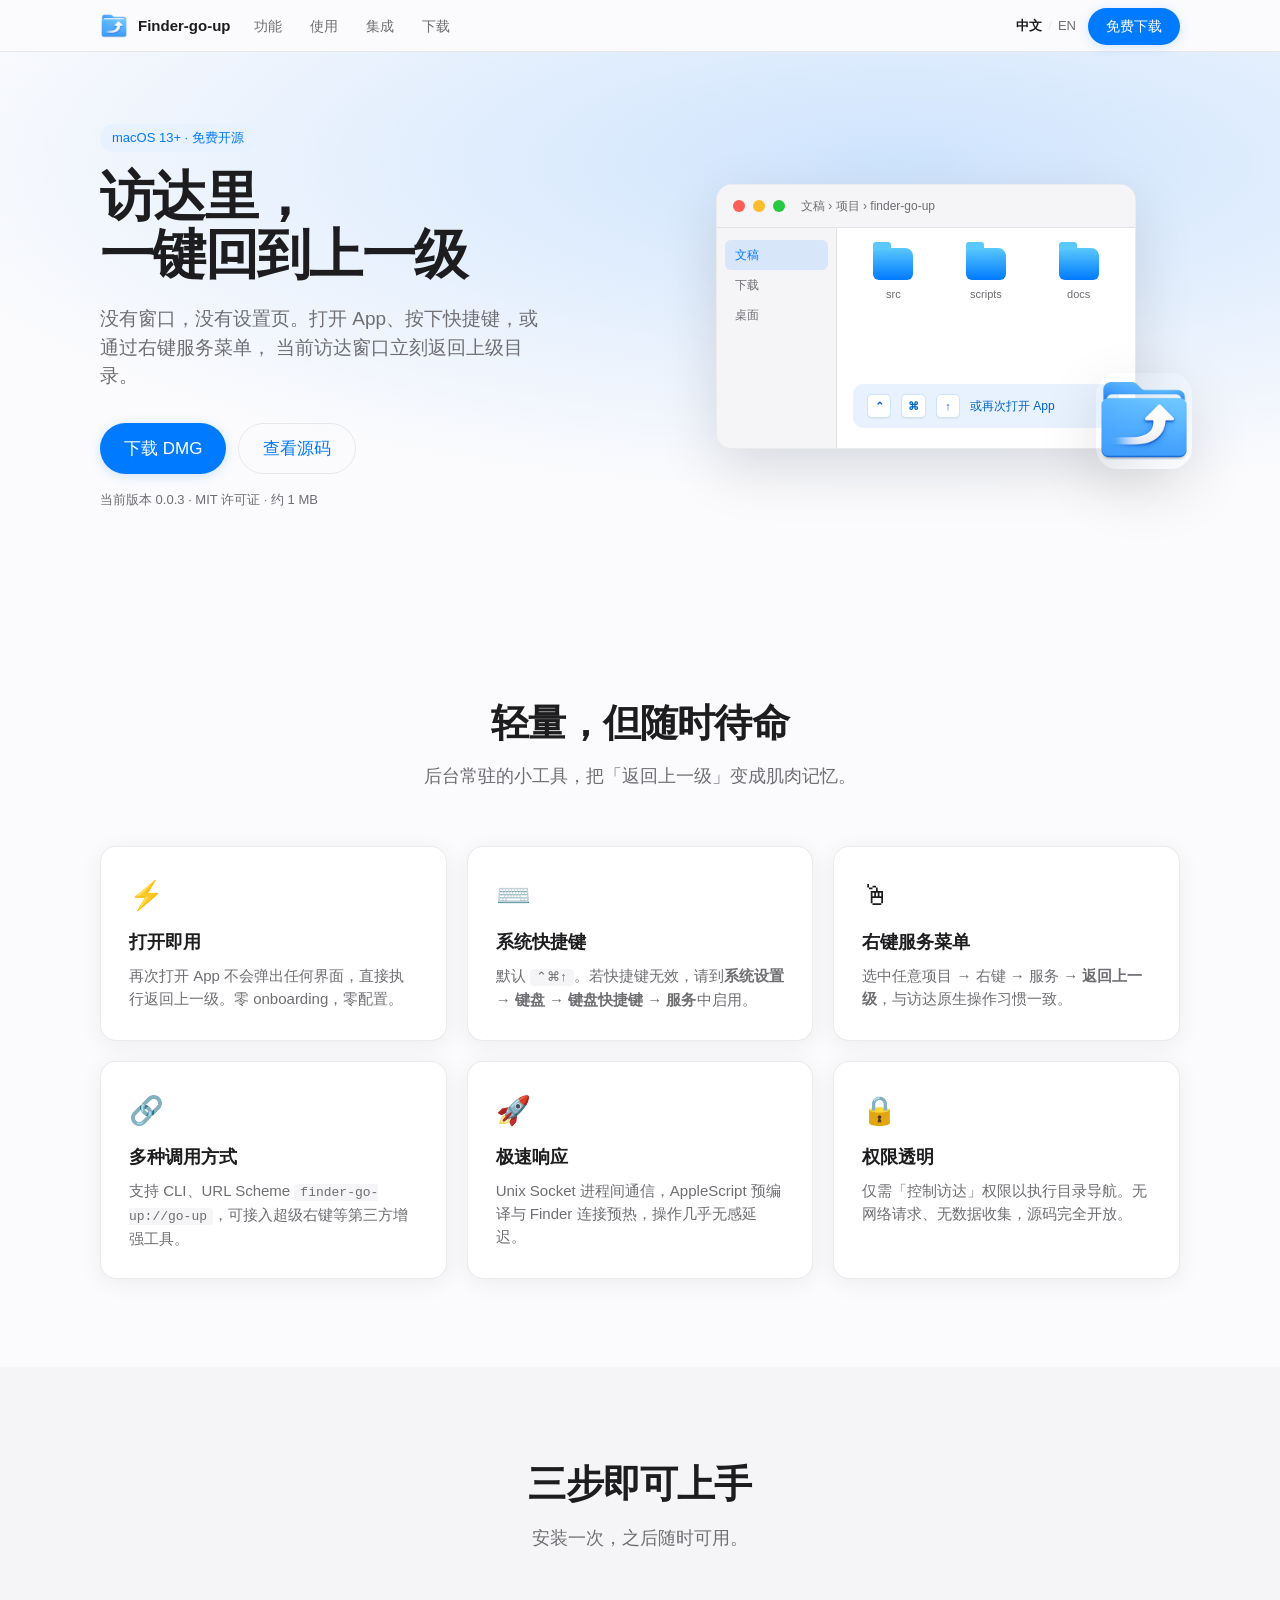
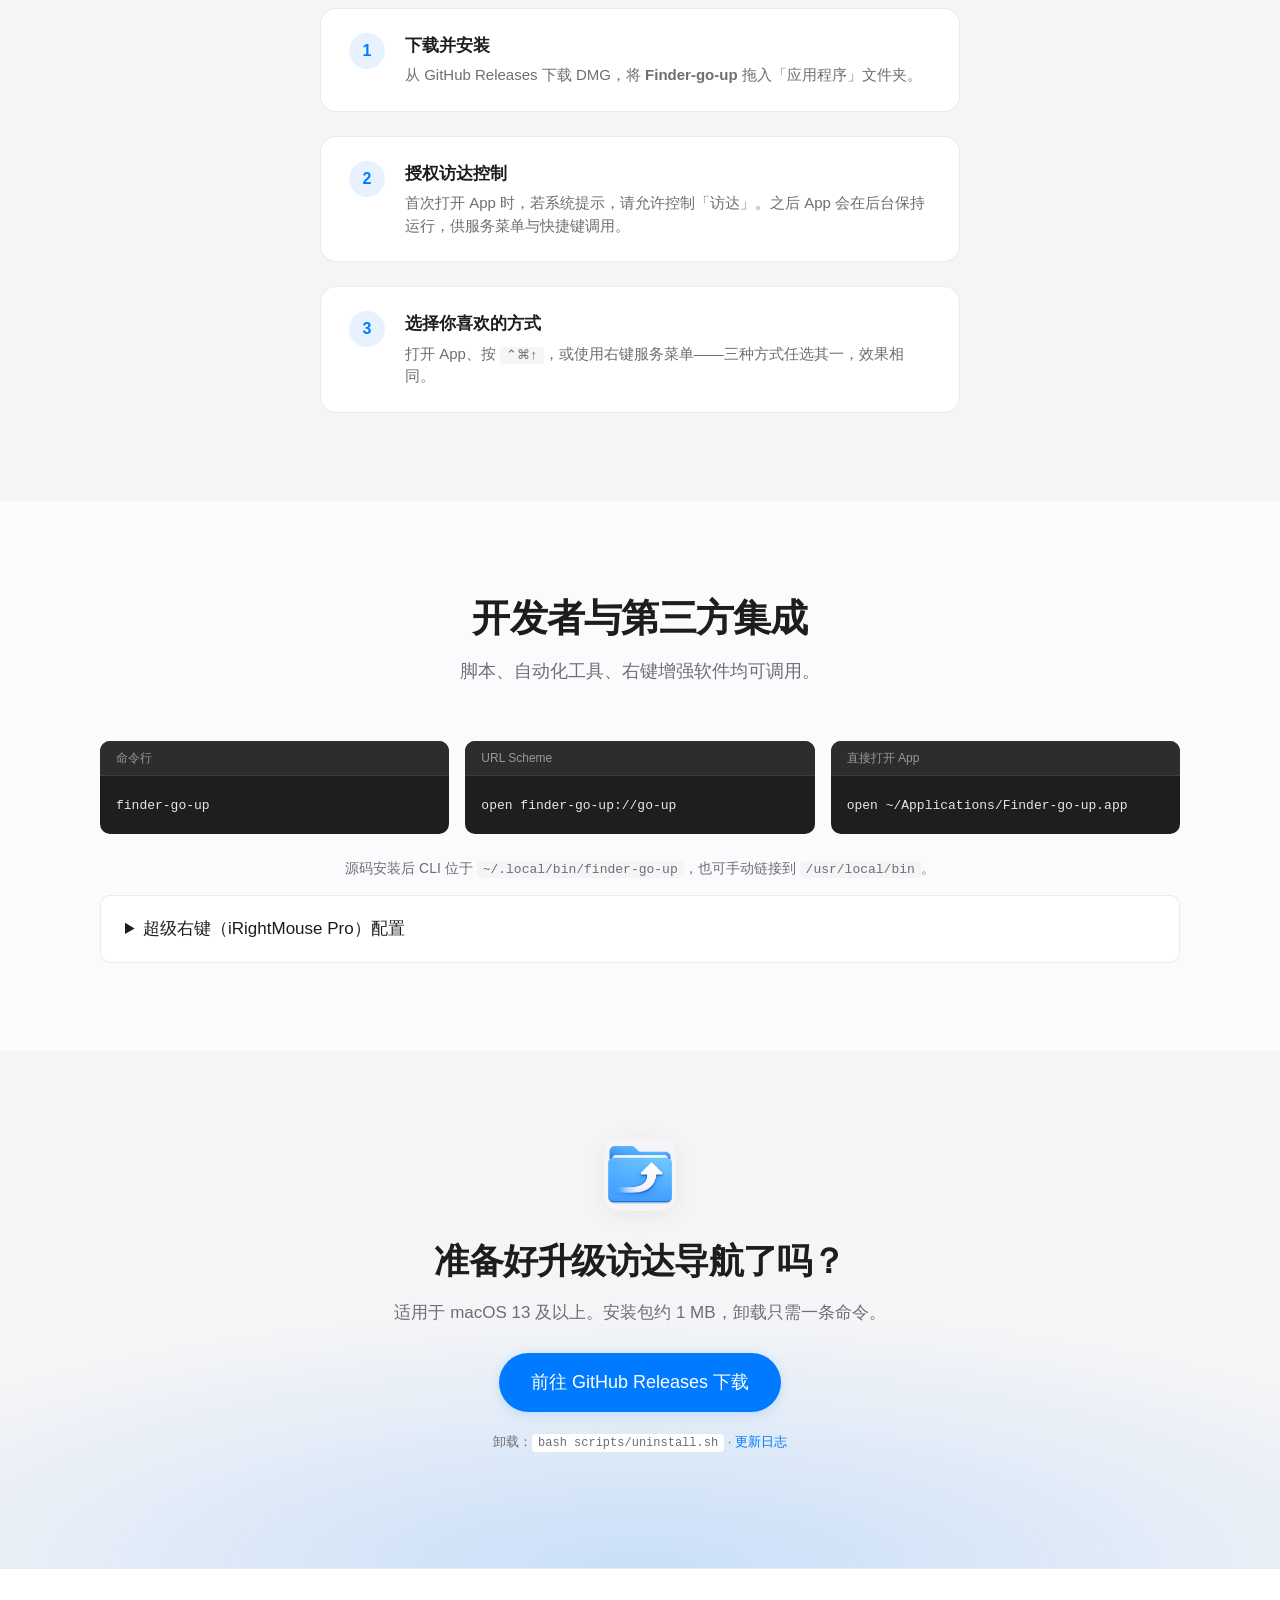
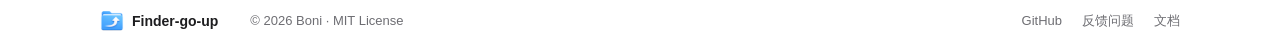
<file: website/index.html>
<!DOCTYPE html>
<html lang="zh-Hans">
<head>
  <meta charset="UTF-8">
  <meta name="viewport" content="width=device-width, initial-scale=1.0">
  <title>Finder-go-up — 访达一键返回上一级</title>
  <meta name="description" content="Finder-go-up 是 macOS 访达小工具：打开即返回上一级，支持右键服务菜单、快捷键 ⌃⌘↑ 与 CLI / URL Scheme 集成。">
  <meta name="theme-color" content="#007AFF">
  <link rel="icon" href="assets/logo.png" type="image/png">
  <link rel="alternate" hreflang="zh-Hans" href="https://imboni.github.io/finder-go-up/">
  <link rel="alternate" hreflang="en" href="https://imboni.github.io/finder-go-up/en/">
  <link rel="alternate" hreflang="x-default" href="https://imboni.github.io/finder-go-up/en/">
  <meta property="og:title" content="Finder-go-up — 访达一键返回上一级">
  <meta property="og:description" content="无界面、后台常驻。打开 App、快捷键或右键服务，立刻回到上级目录。">
  <meta property="og:image" content="https://imboni.github.io/finder-go-up/assets/logo.png">
  <meta property="og:type" content="website">
  <link rel="stylesheet" href="styles.css">
</head>
<body>
  <header class="site-header">
    <nav class="nav container">
      <a class="nav-brand" href="./">
        <img src="assets/logo.png" alt="" width="28" height="28">
        <span>Finder-go-up</span>
      </a>
      <ul class="nav-links">
        <li><a href="#features">功能</a></li>
        <li><a href="#usage">使用</a></li>
        <li><a href="#integrate">集成</a></li>
        <li><a href="#download">下载</a></li>
      </ul>
      <div class="nav-actions">
        <div class="lang-switch" role="navigation" aria-label="语言">
          <span class="lang-active" aria-current="page">中文</span>
          <span class="lang-sep" aria-hidden="true">/</span>
          <a href="en/">EN</a>
        </div>
        <a class="btn btn-primary btn-sm nav-cta" href="#download">免费下载</a>
      </div>
    </nav>
  </header>

  <main>
    <section class="hero">
      <div class="container hero-inner">
        <div class="hero-copy">
          <p class="hero-badge">macOS 13+ · 免费开源</p>
          <h1>访达里，<br>一键回到上一级</h1>
          <p class="hero-desc">
            没有窗口，没有设置页。打开 App、按下快捷键，或通过右键服务菜单，
            当前访达窗口立刻返回上级目录。
          </p>
          <div class="hero-actions">
            <a class="btn btn-primary" href="https://github.com/imboni/finder-go-up/releases/latest" target="_blank" rel="noopener">
              下载 DMG
            </a>
            <a class="btn btn-ghost" href="https://github.com/imboni/finder-go-up" target="_blank" rel="noopener">
              查看源码
            </a>
          </div>
          <p class="hero-hint">当前版本 0.0.3 · MIT 许可证 · 约 1 MB</p>
        </div>
        <div class="hero-visual">
          <div class="finder-mock">
            <div class="finder-titlebar">
              <span class="dot red"></span>
              <span class="dot yellow"></span>
              <span class="dot green"></span>
              <span class="finder-path">文稿 › 项目 › finder-go-up</span>
            </div>
            <div class="finder-body">
              <aside class="finder-sidebar">
                <div class="sidebar-item active">文稿</div>
                <div class="sidebar-item">下载</div>
                <div class="sidebar-item">桌面</div>
              </aside>
              <div class="finder-content">
                <div class="folder-grid">
                  <div class="folder-item"><span class="folder-icon"></span>src</div>
                  <div class="folder-item"><span class="folder-icon"></span>scripts</div>
                  <div class="folder-item"><span class="folder-icon"></span>docs</div>
                </div>
                <div class="action-callout">
                  <kbd>⌃</kbd><kbd>⌘</kbd><kbd>↑</kbd>
                  <span>或再次打开 App</span>
                </div>
              </div>
            </div>
          </div>
          <img class="hero-logo" src="assets/logo.png" alt="Finder-go-up 图标" width="96" height="96">
        </div>
      </div>
    </section>

    <section id="features" class="section">
      <div class="container">
        <header class="section-header">
          <h2>轻量，但随时待命</h2>
          <p>后台常驻的小工具，把「返回上一级」变成肌肉记忆。</p>
        </header>
        <div class="feature-grid">
          <article class="feature-card">
            <div class="feature-icon" aria-hidden="true">⚡</div>
            <h3>打开即用</h3>
            <p>再次打开 App 不会弹出任何界面，直接执行返回上一级。零 onboarding，零配置。</p>
          </article>
          <article class="feature-card">
            <div class="feature-icon" aria-hidden="true">⌨️</div>
            <h3>系统快捷键</h3>
            <p>默认 <kbd>⌃⌘↑</kbd>。若快捷键无效，请到<strong>系统设置 → 键盘 → 键盘快捷键 → 服务</strong>中启用。</p>
          </article>
          <article class="feature-card">
            <div class="feature-icon" aria-hidden="true">🖱</div>
            <h3>右键服务菜单</h3>
            <p>选中任意项目 → 右键 → 服务 → <strong>返回上一级</strong>，与访达原生操作习惯一致。</p>
          </article>
          <article class="feature-card">
            <div class="feature-icon" aria-hidden="true">🔗</div>
            <h3>多种调用方式</h3>
            <p>支持 CLI、URL Scheme <code>finder-go-up://go-up</code>，可接入超级右键等第三方增强工具。</p>
          </article>
          <article class="feature-card">
            <div class="feature-icon" aria-hidden="true">🚀</div>
            <h3>极速响应</h3>
            <p>Unix Socket 进程间通信，AppleScript 预编译与 Finder 连接预热，操作几乎无感延迟。</p>
          </article>
          <article class="feature-card">
            <div class="feature-icon" aria-hidden="true">🔒</div>
            <h3>权限透明</h3>
            <p>仅需「控制访达」权限以执行目录导航。无网络请求、无数据收集，源码完全开放。</p>
          </article>
        </div>
      </div>
    </section>

    <section id="usage" class="section section-alt">
      <div class="container">
        <header class="section-header">
          <h2>三步即可上手</h2>
          <p>安装一次，之后随时可用。</p>
        </header>
        <ol class="steps">
          <li class="step">
            <span class="step-num">1</span>
            <div>
              <h3>下载并安装</h3>
              <p>从 GitHub Releases 下载 DMG，将 <strong>Finder-go-up</strong> 拖入「应用程序」文件夹。</p>
            </div>
          </li>
          <li class="step">
            <span class="step-num">2</span>
            <div>
              <h3>授权访达控制</h3>
              <p>首次打开 App 时，若系统提示，请允许控制「访达」。之后 App 会在后台保持运行，供服务菜单与快捷键调用。</p>
            </div>
          </li>
          <li class="step">
            <span class="step-num">3</span>
            <div>
              <h3>选择你喜欢的方式</h3>
              <p>打开 App、按 <kbd>⌃⌘↑</kbd>，或使用右键服务菜单——三种方式任选其一，效果相同。</p>
            </div>
          </li>
        </ol>
      </div>
    </section>

    <section id="integrate" class="section">
      <div class="container">
        <header class="section-header">
          <h2>开发者与第三方集成</h2>
          <p>脚本、自动化工具、右键增强软件均可调用。</p>
        </header>
        <div class="integrate-grid">
          <div class="code-block">
            <div class="code-header">命令行</div>
            <pre><code>finder-go-up</code></pre>
          </div>
          <div class="code-block">
            <div class="code-header">URL Scheme</div>
            <pre><code>open finder-go-up://go-up</code></pre>
          </div>
          <div class="code-block">
            <div class="code-header">直接打开 App</div>
            <pre><code>open ~/Applications/Finder-go-up.app</code></pre>
          </div>
        </div>
        <p class="integrate-note">源码安装后 CLI 位于 <code>~/.local/bin/finder-go-up</code>，也可手动链接到 <code>/usr/local/bin</code>。</p>
        <details class="integrate-details">
          <summary>超级右键（iRightMouse Pro）配置</summary>
          <ol>
            <li>打开 <strong>iRightMouse Pro → 偏好设置 → 工具箱 → 打开 App</strong></li>
            <li>选择 <code>~/Applications/Finder-go-up.app</code></li>
            <li>名称设为 <strong>返回上一级</strong>，保存后重启 iRightMouse Pro</li>
          </ol>
        </details>
      </div>
    </section>

    <section id="download" class="section section-download">
      <div class="container download-inner">
        <img src="assets/logo.png" alt="" width="72" height="72" class="download-logo">
        <h2>准备好升级访达导航了吗？</h2>
        <p>适用于 macOS 13 及以上。安装包约 1 MB，卸载只需一条命令。</p>
        <a class="btn btn-primary btn-lg" href="https://github.com/imboni/finder-go-up/releases/latest" target="_blank" rel="noopener">
          前往 GitHub Releases 下载
        </a>
        <p class="download-meta">
          卸载：<code>bash scripts/uninstall.sh</code> ·
          <a href="https://github.com/imboni/finder-go-up/blob/main/docs/CHANGELOG.md" target="_blank" rel="noopener">更新日志</a>
        </p>
      </div>
    </section>
  </main>

  <footer class="site-footer">
    <div class="container footer-inner">
      <div class="footer-brand">
        <img src="assets/logo.png" alt="" width="24" height="24">
        <span>Finder-go-up</span>
      </div>
      <p class="footer-copy">© 2026 Boni · MIT License</p>
      <div class="footer-links">
        <a href="https://github.com/imboni/finder-go-up" target="_blank" rel="noopener">GitHub</a>
        <a href="https://github.com/imboni/finder-go-up/issues" target="_blank" rel="noopener">反馈问题</a>
        <a href="https://github.com/imboni/finder-go-up/blob/main/README.md" target="_blank" rel="noopener">文档</a>
      </div>
    </div>
  </footer>
</body>
</html>
</file>
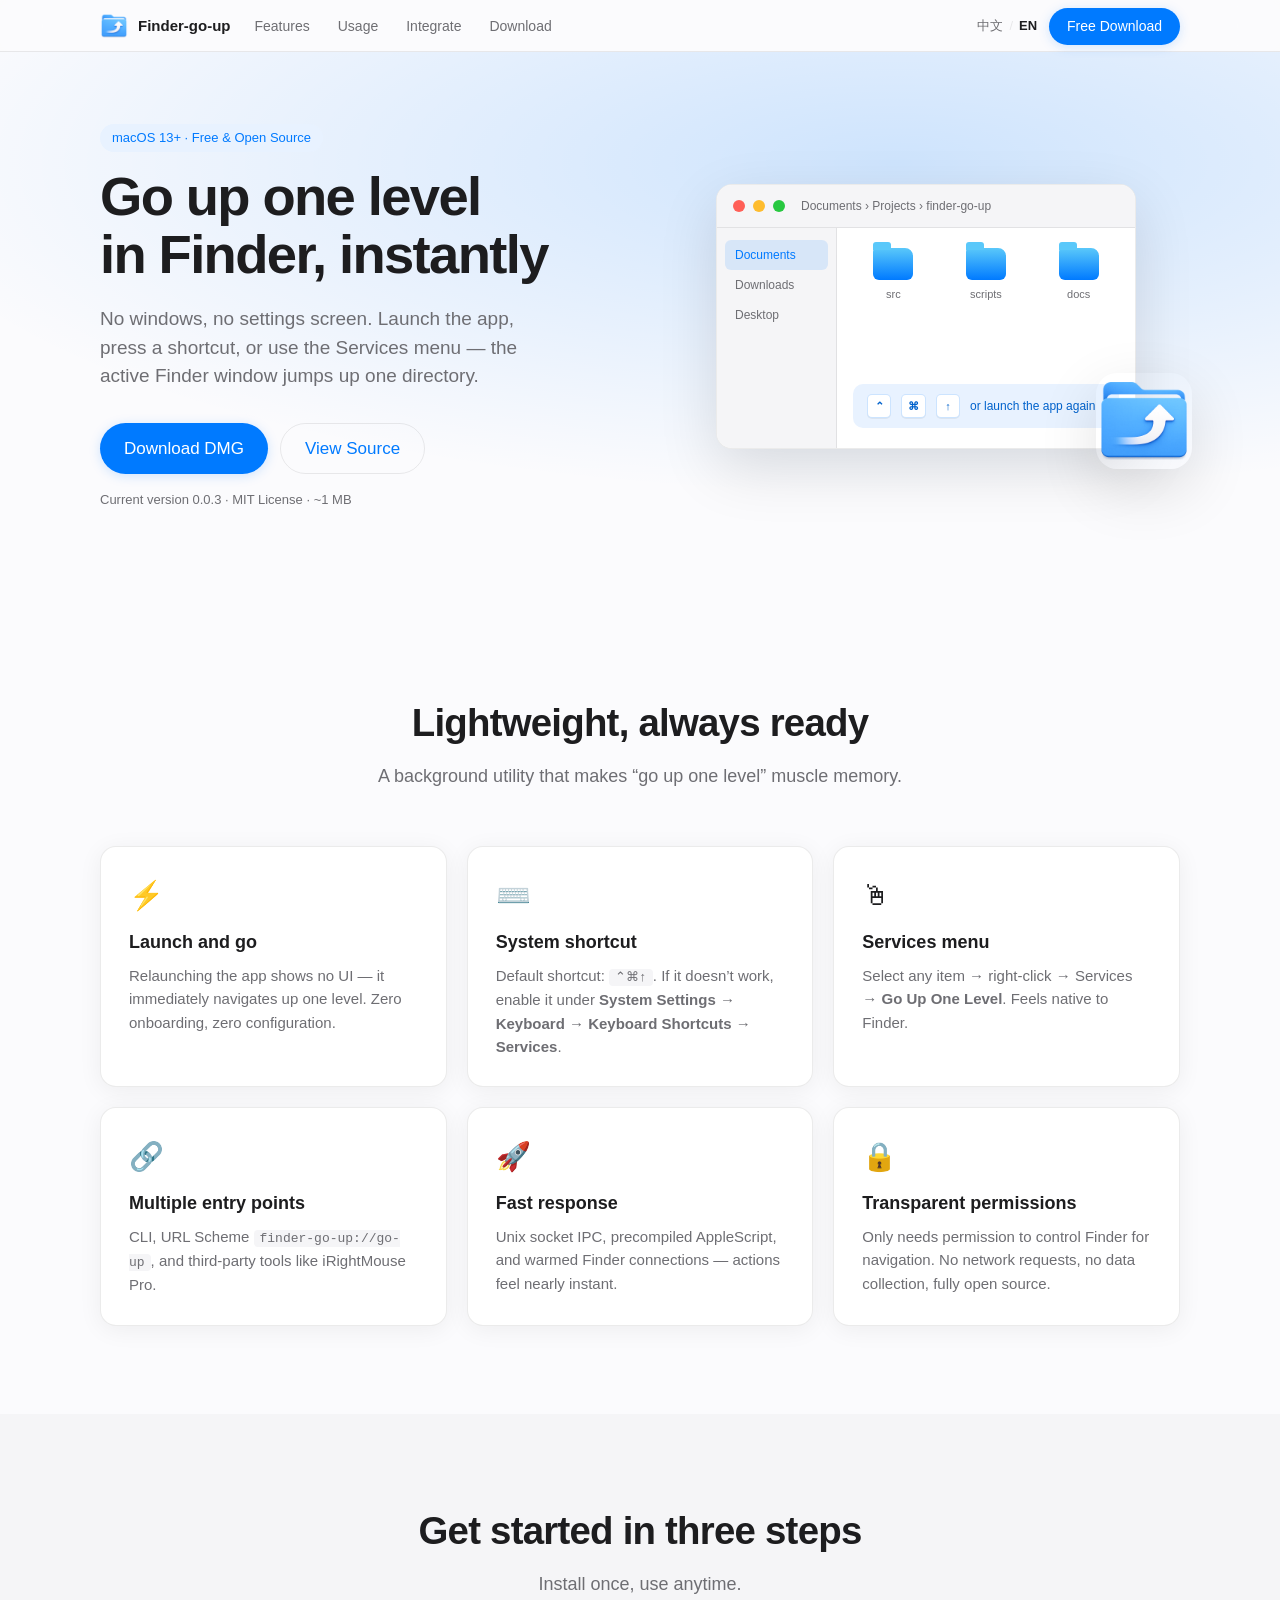
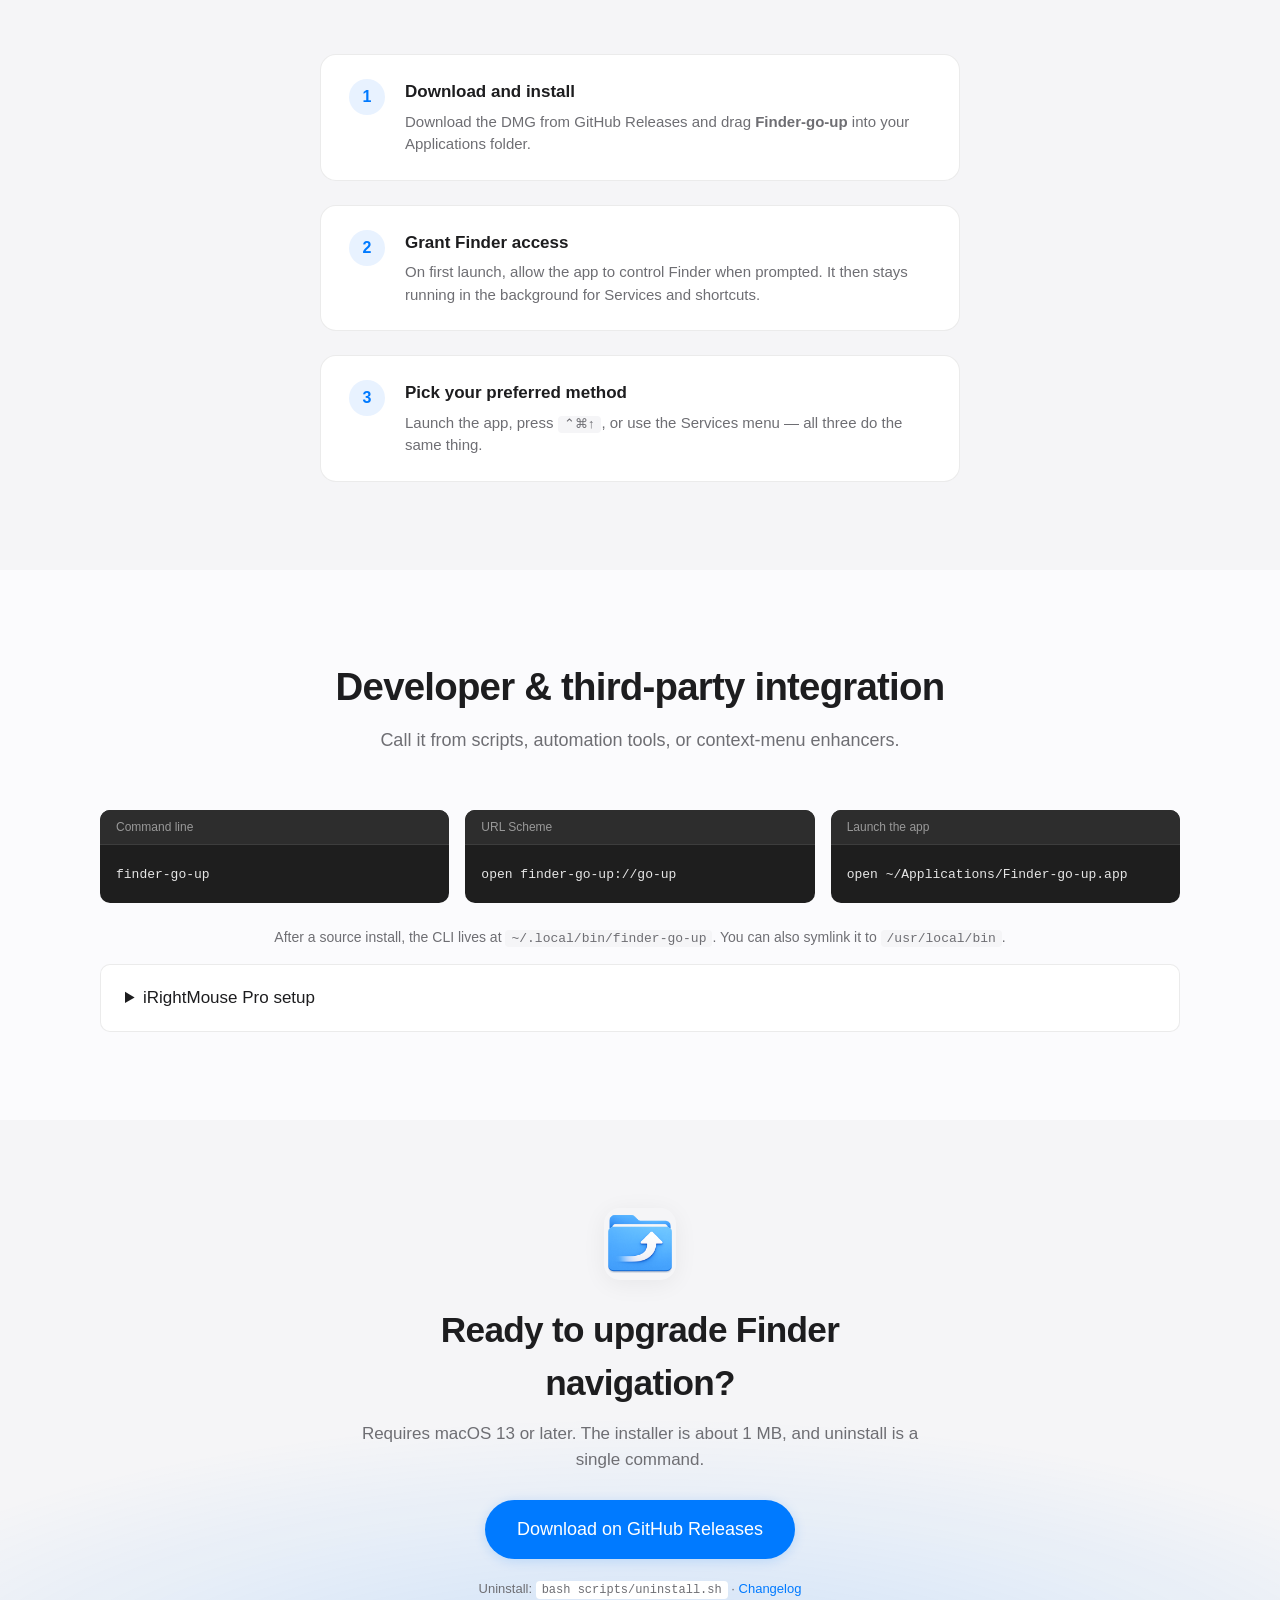
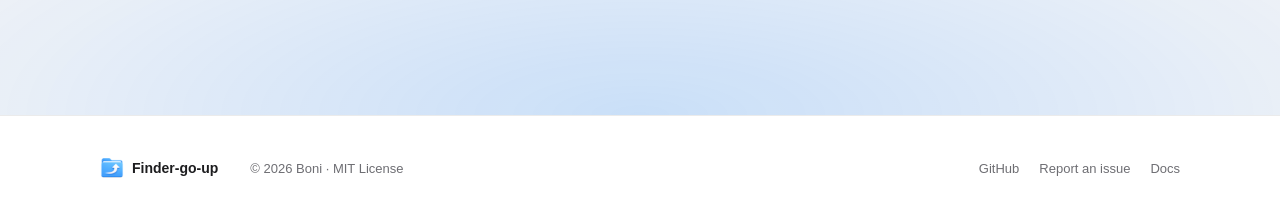
<file: website/en/index.html>
<!DOCTYPE html>
<html lang="en">
<head>
  <meta charset="UTF-8">
  <meta name="viewport" content="width=device-width, initial-scale=1.0">
  <title>Finder-go-up — Go Up One Level in Finder</title>
  <meta name="description" content="Finder-go-up is a lightweight macOS utility that navigates the active Finder window up one directory. Launch the app, use ⌃⌘↑, or the Services menu.">
  <meta name="theme-color" content="#007AFF">
  <link rel="icon" href="../assets/logo.png" type="image/png">
  <link rel="alternate" hreflang="zh-Hans" href="https://imboni.github.io/finder-go-up/">
  <link rel="alternate" hreflang="en" href="https://imboni.github.io/finder-go-up/en/">
  <link rel="alternate" hreflang="x-default" href="https://imboni.github.io/finder-go-up/en/">
  <meta property="og:title" content="Finder-go-up — Go Up One Level in Finder">
  <meta property="og:description" content="No UI, always ready. Launch the app, press a shortcut, or use the Services menu to go up one directory.">
  <meta property="og:image" content="https://imboni.github.io/finder-go-up/assets/logo.png">
  <meta property="og:type" content="website">
  <link rel="stylesheet" href="../styles.css">
</head>
<body>
  <header class="site-header">
    <nav class="nav container">
      <a class="nav-brand" href="./">
        <img src="../assets/logo.png" alt="" width="28" height="28">
        <span>Finder-go-up</span>
      </a>
      <ul class="nav-links">
        <li><a href="#features">Features</a></li>
        <li><a href="#usage">Usage</a></li>
        <li><a href="#integrate">Integrate</a></li>
        <li><a href="#download">Download</a></li>
      </ul>
      <div class="nav-actions">
        <div class="lang-switch" role="navigation" aria-label="Language">
          <a href="../">中文</a>
          <span class="lang-sep" aria-hidden="true">/</span>
          <span class="lang-active" aria-current="page">EN</span>
        </div>
        <a class="btn btn-primary btn-sm nav-cta" href="#download">Free Download</a>
      </div>
    </nav>
  </header>

  <main>
    <section class="hero">
      <div class="container hero-inner">
        <div class="hero-copy">
          <p class="hero-badge">macOS 13+ · Free &amp; Open Source</p>
          <h1>Go up one level<br>in Finder, instantly</h1>
          <p class="hero-desc">
            No windows, no settings screen. Launch the app, press a shortcut,
            or use the Services menu — the active Finder window jumps up one directory.
          </p>
          <div class="hero-actions">
            <a class="btn btn-primary" href="https://github.com/imboni/finder-go-up/releases/latest" target="_blank" rel="noopener">
              Download DMG
            </a>
            <a class="btn btn-ghost" href="https://github.com/imboni/finder-go-up" target="_blank" rel="noopener">
              View Source
            </a>
          </div>
          <p class="hero-hint">Current version 0.0.3 · MIT License · ~1 MB</p>
        </div>
        <div class="hero-visual">
          <div class="finder-mock">
            <div class="finder-titlebar">
              <span class="dot red"></span>
              <span class="dot yellow"></span>
              <span class="dot green"></span>
              <span class="finder-path">Documents › Projects › finder-go-up</span>
            </div>
            <div class="finder-body">
              <aside class="finder-sidebar">
                <div class="sidebar-item active">Documents</div>
                <div class="sidebar-item">Downloads</div>
                <div class="sidebar-item">Desktop</div>
              </aside>
              <div class="finder-content">
                <div class="folder-grid">
                  <div class="folder-item"><span class="folder-icon"></span>src</div>
                  <div class="folder-item"><span class="folder-icon"></span>scripts</div>
                  <div class="folder-item"><span class="folder-icon"></span>docs</div>
                </div>
                <div class="action-callout">
                  <kbd>⌃</kbd><kbd>⌘</kbd><kbd>↑</kbd>
                  <span>or launch the app again</span>
                </div>
              </div>
            </div>
          </div>
          <img class="hero-logo" src="../assets/logo.png" alt="Finder-go-up icon" width="96" height="96">
        </div>
      </div>
    </section>

    <section id="features" class="section">
      <div class="container">
        <header class="section-header">
          <h2>Lightweight, always ready</h2>
          <p>A background utility that makes “go up one level” muscle memory.</p>
        </header>
        <div class="feature-grid">
          <article class="feature-card">
            <div class="feature-icon" aria-hidden="true">⚡</div>
            <h3>Launch and go</h3>
            <p>Relaunching the app shows no UI — it immediately navigates up one level. Zero onboarding, zero configuration.</p>
          </article>
          <article class="feature-card">
            <div class="feature-icon" aria-hidden="true">⌨️</div>
            <h3>System shortcut</h3>
            <p>Default shortcut: <kbd>⌃⌘↑</kbd>. If it doesn’t work, enable it under <strong>System Settings → Keyboard → Keyboard Shortcuts → Services</strong>.</p>
          </article>
          <article class="feature-card">
            <div class="feature-icon" aria-hidden="true">🖱</div>
            <h3>Services menu</h3>
            <p>Select any item → right-click → Services → <strong>Go Up One Level</strong>. Feels native to Finder.</p>
          </article>
          <article class="feature-card">
            <div class="feature-icon" aria-hidden="true">🔗</div>
            <h3>Multiple entry points</h3>
            <p>CLI, URL Scheme <code>finder-go-up://go-up</code>, and third-party tools like iRightMouse Pro.</p>
          </article>
          <article class="feature-card">
            <div class="feature-icon" aria-hidden="true">🚀</div>
            <h3>Fast response</h3>
            <p>Unix socket IPC, precompiled AppleScript, and warmed Finder connections — actions feel nearly instant.</p>
          </article>
          <article class="feature-card">
            <div class="feature-icon" aria-hidden="true">🔒</div>
            <h3>Transparent permissions</h3>
            <p>Only needs permission to control Finder for navigation. No network requests, no data collection, fully open source.</p>
          </article>
        </div>
      </div>
    </section>

    <section id="usage" class="section section-alt">
      <div class="container">
        <header class="section-header">
          <h2>Get started in three steps</h2>
          <p>Install once, use anytime.</p>
        </header>
        <ol class="steps">
          <li class="step">
            <span class="step-num">1</span>
            <div>
              <h3>Download and install</h3>
              <p>Download the DMG from GitHub Releases and drag <strong>Finder-go-up</strong> into your Applications folder.</p>
            </div>
          </li>
          <li class="step">
            <span class="step-num">2</span>
            <div>
              <h3>Grant Finder access</h3>
              <p>On first launch, allow the app to control Finder when prompted. It then stays running in the background for Services and shortcuts.</p>
            </div>
          </li>
          <li class="step">
            <span class="step-num">3</span>
            <div>
              <h3>Pick your preferred method</h3>
              <p>Launch the app, press <kbd>⌃⌘↑</kbd>, or use the Services menu — all three do the same thing.</p>
            </div>
          </li>
        </ol>
      </div>
    </section>

    <section id="integrate" class="section">
      <div class="container">
        <header class="section-header">
          <h2>Developer &amp; third-party integration</h2>
          <p>Call it from scripts, automation tools, or context-menu enhancers.</p>
        </header>
        <div class="integrate-grid">
          <div class="code-block">
            <div class="code-header">Command line</div>
            <pre><code>finder-go-up</code></pre>
          </div>
          <div class="code-block">
            <div class="code-header">URL Scheme</div>
            <pre><code>open finder-go-up://go-up</code></pre>
          </div>
          <div class="code-block">
            <div class="code-header">Launch the app</div>
            <pre><code>open ~/Applications/Finder-go-up.app</code></pre>
          </div>
        </div>
        <p class="integrate-note">After a source install, the CLI lives at <code>~/.local/bin/finder-go-up</code>. You can also symlink it to <code>/usr/local/bin</code>.</p>
        <details class="integrate-details">
          <summary>iRightMouse Pro setup</summary>
          <ol>
            <li>Open <strong>iRightMouse Pro → Preferences → Toolbox → Open App</strong></li>
            <li>Select <code>~/Applications/Finder-go-up.app</code></li>
            <li>Set the name to <strong>Go Up One Level</strong>, save, and restart iRightMouse Pro</li>
          </ol>
        </details>
      </div>
    </section>

    <section id="download" class="section section-download">
      <div class="container download-inner">
        <img src="../assets/logo.png" alt="" width="72" height="72" class="download-logo">
        <h2>Ready to upgrade Finder navigation?</h2>
        <p>Requires macOS 13 or later. The installer is about 1 MB, and uninstall is a single command.</p>
        <a class="btn btn-primary btn-lg" href="https://github.com/imboni/finder-go-up/releases/latest" target="_blank" rel="noopener">
          Download on GitHub Releases
        </a>
        <p class="download-meta">
          Uninstall: <code>bash scripts/uninstall.sh</code> ·
          <a href="https://github.com/imboni/finder-go-up/blob/main/docs/CHANGELOG.md" target="_blank" rel="noopener">Changelog</a>
        </p>
      </div>
    </section>
  </main>

  <footer class="site-footer">
    <div class="container footer-inner">
      <div class="footer-brand">
        <img src="../assets/logo.png" alt="" width="24" height="24">
        <span>Finder-go-up</span>
      </div>
      <p class="footer-copy">© 2026 Boni · MIT License</p>
      <div class="footer-links">
        <a href="https://github.com/imboni/finder-go-up" target="_blank" rel="noopener">GitHub</a>
        <a href="https://github.com/imboni/finder-go-up/issues" target="_blank" rel="noopener">Report an issue</a>
        <a href="https://github.com/imboni/finder-go-up/blob/main/README.md" target="_blank" rel="noopener">Docs</a>
      </div>
    </div>
  </footer>
</body>
</html>
</file>
<file: website/styles.css>
/* Finder-go-up — Official site */

:root {
  --blue: #007AFF;
  --blue-dark: #0062CC;
  --blue-light: #E8F2FF;
  --blue-glow: rgba(0, 122, 255, 0.18);
  --text: #1d1d1f;
  --text-secondary: #6e6e73;
  --bg: #fbfbfd;
  --bg-alt: #f5f5f7;
  --surface: #ffffff;
  --border: rgba(0, 0, 0, 0.08);
  --shadow: 0 4px 24px rgba(0, 0, 0, 0.06);
  --shadow-lg: 0 20px 60px rgba(0, 0, 0, 0.12);
  --radius: 16px;
  --radius-sm: 10px;
  --font: -apple-system, BlinkMacSystemFont, "SF Pro Display", "SF Pro Text", "Helvetica Neue", sans-serif;
  --font-mono: "SF Mono", ui-monospace, "Cascadia Code", Menlo, monospace;
  --max-width: 1080px;
  --header-h: 52px;
}

*, *::before, *::after { box-sizing: border-box; }

html {
  scroll-behavior: smooth;
  -webkit-font-smoothing: antialiased;
}

body {
  margin: 0;
  font-family: var(--font);
  font-size: 17px;
  line-height: 1.5;
  color: var(--text);
  background: var(--bg);
}

img { display: block; max-width: 100%; }

a { color: var(--blue); text-decoration: none; }
a:hover { text-decoration: underline; }

.container {
  width: min(var(--max-width), calc(100% - 48px));
  margin-inline: auto;
}

/* Buttons */
.btn {
  display: inline-flex;
  align-items: center;
  justify-content: center;
  gap: 8px;
  padding: 12px 24px;
  border-radius: 980px;
  font-size: 17px;
  font-weight: 500;
  text-decoration: none;
  border: none;
  cursor: pointer;
  transition: transform 0.15s ease, box-shadow 0.15s ease, background 0.15s ease;
}

.btn:hover { text-decoration: none; transform: translateY(-1px); }
.btn:active { transform: translateY(0); }

.btn-primary {
  background: var(--blue);
  color: #fff;
  box-shadow: 0 2px 12px var(--blue-glow);
}
.btn-primary:hover {
  background: var(--blue-dark);
  box-shadow: 0 4px 20px var(--blue-glow);
}

.btn-ghost {
  background: transparent;
  color: var(--blue);
  border: 1.5px solid var(--border);
}
.btn-ghost:hover { background: var(--bg-alt); }

.btn-sm { padding: 8px 18px; font-size: 14px; }
.btn-lg { padding: 16px 32px; font-size: 18px; }

/* Header */
.site-header {
  position: sticky;
  top: 0;
  z-index: 100;
  height: var(--header-h);
  background: rgba(251, 251, 253, 0.72);
  backdrop-filter: saturate(180%) blur(20px);
  -webkit-backdrop-filter: saturate(180%) blur(20px);
  border-bottom: 1px solid var(--border);
}

.nav {
  display: flex;
  align-items: center;
  height: var(--header-h);
  gap: 24px;
}

.nav-brand {
  display: flex;
  align-items: center;
  gap: 10px;
  font-weight: 600;
  font-size: 15px;
  color: var(--text);
  text-decoration: none;
}
.nav-brand:hover { text-decoration: none; }
.nav-brand img { border-radius: 6px; }

.nav-links {
  display: flex;
  gap: 28px;
  list-style: none;
  margin: 0;
  padding: 0;
}

.nav-links a {
  font-size: 14px;
  color: var(--text-secondary);
  text-decoration: none;
}
.nav-links a:hover { color: var(--text); }

.nav-actions {
  display: flex;
  align-items: center;
  gap: 12px;
  margin-left: auto;
}

.lang-switch {
  display: flex;
  align-items: center;
  gap: 6px;
  font-size: 13px;
}

.lang-switch a {
  color: var(--text-secondary);
  text-decoration: none;
}
.lang-switch a:hover { color: var(--blue); }

.lang-active {
  font-weight: 600;
  color: var(--text);
}

.lang-sep {
  color: var(--border);
  user-select: none;
}

.nav-cta { flex-shrink: 0; }

/* Hero */
.hero {
  padding: 72px 0 96px;
  background:
    radial-gradient(ellipse 80% 60% at 70% 20%, var(--blue-glow), transparent),
    var(--bg);
  overflow: hidden;
}

.hero-inner {
  display: grid;
  grid-template-columns: 1fr 1fr;
  gap: 64px;
  align-items: center;
}

.hero-badge {
  display: inline-block;
  margin: 0 0 16px;
  padding: 4px 12px;
  font-size: 13px;
  font-weight: 500;
  color: var(--blue);
  background: var(--blue-light);
  border-radius: 980px;
}

.hero h1 {
  margin: 0 0 20px;
  font-size: clamp(2.4rem, 5vw, 3.4rem);
  font-weight: 700;
  letter-spacing: -0.03em;
  line-height: 1.08;
}

.hero-desc {
  margin: 0 0 32px;
  font-size: 19px;
  color: var(--text-secondary);
  max-width: 440px;
}

.hero-actions {
  display: flex;
  flex-wrap: wrap;
  gap: 12px;
  margin-bottom: 16px;
}

.hero-hint {
  margin: 0;
  font-size: 13px;
  color: var(--text-secondary);
}

/* Finder mockup */
.hero-visual {
  position: relative;
  display: flex;
  justify-content: center;
}

.finder-mock {
  width: 100%;
  max-width: 420px;
  background: var(--surface);
  border-radius: var(--radius);
  box-shadow: var(--shadow-lg);
  border: 1px solid var(--border);
  overflow: hidden;
}

.finder-titlebar {
  display: flex;
  align-items: center;
  gap: 8px;
  padding: 12px 16px;
  background: var(--bg-alt);
  border-bottom: 1px solid var(--border);
}

.dot {
  width: 12px;
  height: 12px;
  border-radius: 50%;
}
.dot.red { background: #ff5f57; }
.dot.yellow { background: #febc2e; }
.dot.green { background: #28c840; }

.finder-path {
  margin-left: 8px;
  font-size: 12px;
  color: var(--text-secondary);
  white-space: nowrap;
  overflow: hidden;
  text-overflow: ellipsis;
}

.finder-body {
  display: flex;
  min-height: 220px;
}

.finder-sidebar {
  width: 120px;
  padding: 12px 8px;
  background: var(--bg-alt);
  border-right: 1px solid var(--border);
}

.sidebar-item {
  padding: 6px 10px;
  font-size: 12px;
  color: var(--text-secondary);
  border-radius: 6px;
}
.sidebar-item.active {
  background: rgba(0, 122, 255, 0.12);
  color: var(--blue);
  font-weight: 500;
}

.finder-content {
  flex: 1;
  padding: 20px 16px;
  display: flex;
  flex-direction: column;
  justify-content: space-between;
}

.folder-grid {
  display: grid;
  grid-template-columns: repeat(3, 1fr);
  gap: 12px;
}

.folder-item {
  display: flex;
  flex-direction: column;
  align-items: center;
  gap: 6px;
  font-size: 11px;
  color: var(--text-secondary);
}

.folder-icon {
  width: 40px;
  height: 32px;
  background: linear-gradient(180deg, #5ac8fa 0%, #007AFF 100%);
  border-radius: 4px 8px 6px 6px;
  position: relative;
}
.folder-icon::before {
  content: "";
  position: absolute;
  top: -6px;
  left: 0;
  width: 18px;
  height: 8px;
  background: #5ac8fa;
  border-radius: 3px 3px 0 0;
}

.action-callout {
  display: flex;
  align-items: center;
  gap: 10px;
  padding: 10px 14px;
  background: var(--blue-light);
  border-radius: var(--radius-sm);
  font-size: 12px;
  color: var(--blue-dark);
}

.action-callout kbd {
  display: inline-flex;
  align-items: center;
  justify-content: center;
  min-width: 24px;
  height: 24px;
  padding: 0 6px;
  font-family: var(--font);
  font-size: 11px;
  font-weight: 600;
  background: var(--surface);
  border: 1px solid rgba(0, 122, 255, 0.2);
  border-radius: 5px;
  box-shadow: 0 1px 0 rgba(0, 0, 0, 0.06);
}

.hero-logo {
  position: absolute;
  bottom: -20px;
  right: -12px;
  border-radius: 22%;
  box-shadow: var(--shadow-lg);
  animation: float 4s ease-in-out infinite;
}

@keyframes float {
  0%, 100% { transform: translateY(0); }
  50% { transform: translateY(-8px); }
}

/* Sections */
.section {
  padding: 88px 0;
}

.section-alt {
  background: var(--bg-alt);
}

.section-header {
  text-align: center;
  margin-bottom: 56px;
}

.section-header h2 {
  margin: 0 0 12px;
  font-size: clamp(1.8rem, 3vw, 2.4rem);
  font-weight: 700;
  letter-spacing: -0.02em;
}

.section-header p {
  margin: 0;
  font-size: 18px;
  color: var(--text-secondary);
}

/* Features */
.feature-grid {
  display: grid;
  grid-template-columns: repeat(3, 1fr);
  gap: 20px;
}

.feature-card {
  padding: 28px;
  background: var(--surface);
  border-radius: var(--radius);
  border: 1px solid var(--border);
  box-shadow: var(--shadow);
  transition: transform 0.2s ease, box-shadow 0.2s ease;
}

.feature-card:hover {
  transform: translateY(-3px);
  box-shadow: var(--shadow-lg);
}

.feature-icon {
  font-size: 28px;
  margin-bottom: 12px;
}

.feature-card h3 {
  margin: 0 0 8px;
  font-size: 18px;
  font-weight: 600;
}

.feature-card p {
  margin: 0;
  font-size: 15px;
  color: var(--text-secondary);
  line-height: 1.55;
}

.feature-card kbd,
.feature-card code {
  font-family: var(--font-mono);
  font-size: 13px;
  padding: 1px 6px;
  background: var(--bg-alt);
  border-radius: 4px;
}

/* Steps */
.steps {
  list-style: none;
  margin: 0;
  padding: 0;
  display: grid;
  gap: 24px;
  max-width: 640px;
  margin-inline: auto;
}

.step {
  display: flex;
  gap: 20px;
  align-items: flex-start;
  padding: 24px 28px;
  background: var(--surface);
  border-radius: var(--radius);
  border: 1px solid var(--border);
}

.step-num {
  flex-shrink: 0;
  width: 36px;
  height: 36px;
  display: flex;
  align-items: center;
  justify-content: center;
  font-size: 16px;
  font-weight: 700;
  color: var(--blue);
  background: var(--blue-light);
  border-radius: 50%;
}

.step h3 {
  margin: 0 0 6px;
  font-size: 17px;
}

.step p {
  margin: 0;
  font-size: 15px;
  color: var(--text-secondary);
}

.step kbd {
  font-family: var(--font-mono);
  font-size: 13px;
  padding: 1px 6px;
  background: var(--bg-alt);
  border-radius: 4px;
}

/* Integrate */
.integrate-grid {
  display: grid;
  grid-template-columns: repeat(3, 1fr);
  gap: 16px;
  margin-bottom: 24px;
}

.code-block {
  background: #1e1e1e;
  border-radius: var(--radius-sm);
  overflow: hidden;
}

.code-header {
  padding: 8px 16px;
  font-size: 12px;
  font-weight: 500;
  color: #999;
  background: #2d2d2d;
  border-bottom: 1px solid #3d3d3d;
}

.code-block pre {
  margin: 0;
  padding: 16px;
  overflow-x: auto;
}

.code-block code {
  font-family: var(--font-mono);
  font-size: 13px;
  color: #e6e6e6;
  white-space: pre-wrap;
  word-break: break-all;
}

.integrate-note {
  margin: 0 0 16px;
  font-size: 14px;
  color: var(--text-secondary);
  text-align: center;
}

.integrate-note code {
  font-family: var(--font-mono);
  font-size: 13px;
  padding: 1px 6px;
  background: var(--bg-alt);
  border-radius: 4px;
}

.integrate-details {
  padding: 20px 24px;
  background: var(--surface);
  border: 1px solid var(--border);
  border-radius: var(--radius-sm);
}

.integrate-details summary {
  cursor: pointer;
  font-weight: 500;
  color: var(--text);
}

.integrate-details ol {
  margin: 16px 0 0;
  padding-left: 20px;
  color: var(--text-secondary);
  font-size: 15px;
  line-height: 1.7;
}

.integrate-details code {
  font-family: var(--font-mono);
  font-size: 13px;
  padding: 1px 6px;
  background: var(--bg-alt);
  border-radius: 4px;
}

/* Download */
.section-download {
  text-align: center;
  background:
    radial-gradient(ellipse 70% 50% at 50% 100%, var(--blue-glow), transparent),
    var(--bg-alt);
}

.download-inner {
  max-width: 560px;
}

.download-logo {
  margin: 0 auto 24px;
  border-radius: 22%;
  box-shadow: var(--shadow);
}

.section-download h2 {
  margin: 0 0 12px;
  font-size: clamp(1.6rem, 3vw, 2.2rem);
  font-weight: 700;
  letter-spacing: -0.02em;
}

.section-download p {
  margin: 0 0 28px;
  color: var(--text-secondary);
  font-size: 17px;
}

.download-meta {
  margin-top: 20px !important;
  font-size: 13px !important;
}

.download-meta code {
  font-family: var(--font-mono);
  font-size: 12px;
  padding: 2px 6px;
  background: var(--surface);
  border-radius: 4px;
}

/* Footer */
.site-footer {
  padding: 40px 0;
  border-top: 1px solid var(--border);
  background: var(--surface);
}

.footer-inner {
  display: flex;
  flex-wrap: wrap;
  align-items: center;
  gap: 16px 32px;
}

.footer-brand {
  display: flex;
  align-items: center;
  gap: 8px;
  font-weight: 600;
  font-size: 14px;
}
.footer-brand img { border-radius: 5px; }

.footer-copy {
  margin: 0;
  font-size: 13px;
  color: var(--text-secondary);
  flex: 1;
}

.footer-links {
  display: flex;
  gap: 20px;
}

.footer-links a {
  font-size: 13px;
  color: var(--text-secondary);
  text-decoration: none;
}
.footer-links a:hover { color: var(--blue); }

/* Responsive */
@media (max-width: 900px) {
  .hero-inner {
    grid-template-columns: 1fr;
    gap: 48px;
  }

  .hero-visual { order: -1; }

  .hero-logo {
    right: 8px;
    bottom: -16px;
    width: 72px;
    height: 72px;
  }

  .feature-grid,
  .integrate-grid {
    grid-template-columns: 1fr;
  }

  .nav-links { display: none; }

  .nav-actions { gap: 8px; }
}

@media (max-width: 480px) {
  .container { width: calc(100% - 32px); }

  .hero { padding: 48px 0 72px; }

  .section { padding: 64px 0; }

  .hero-actions { flex-direction: column; }
  .hero-actions .btn { width: 100%; }
}
</file>
